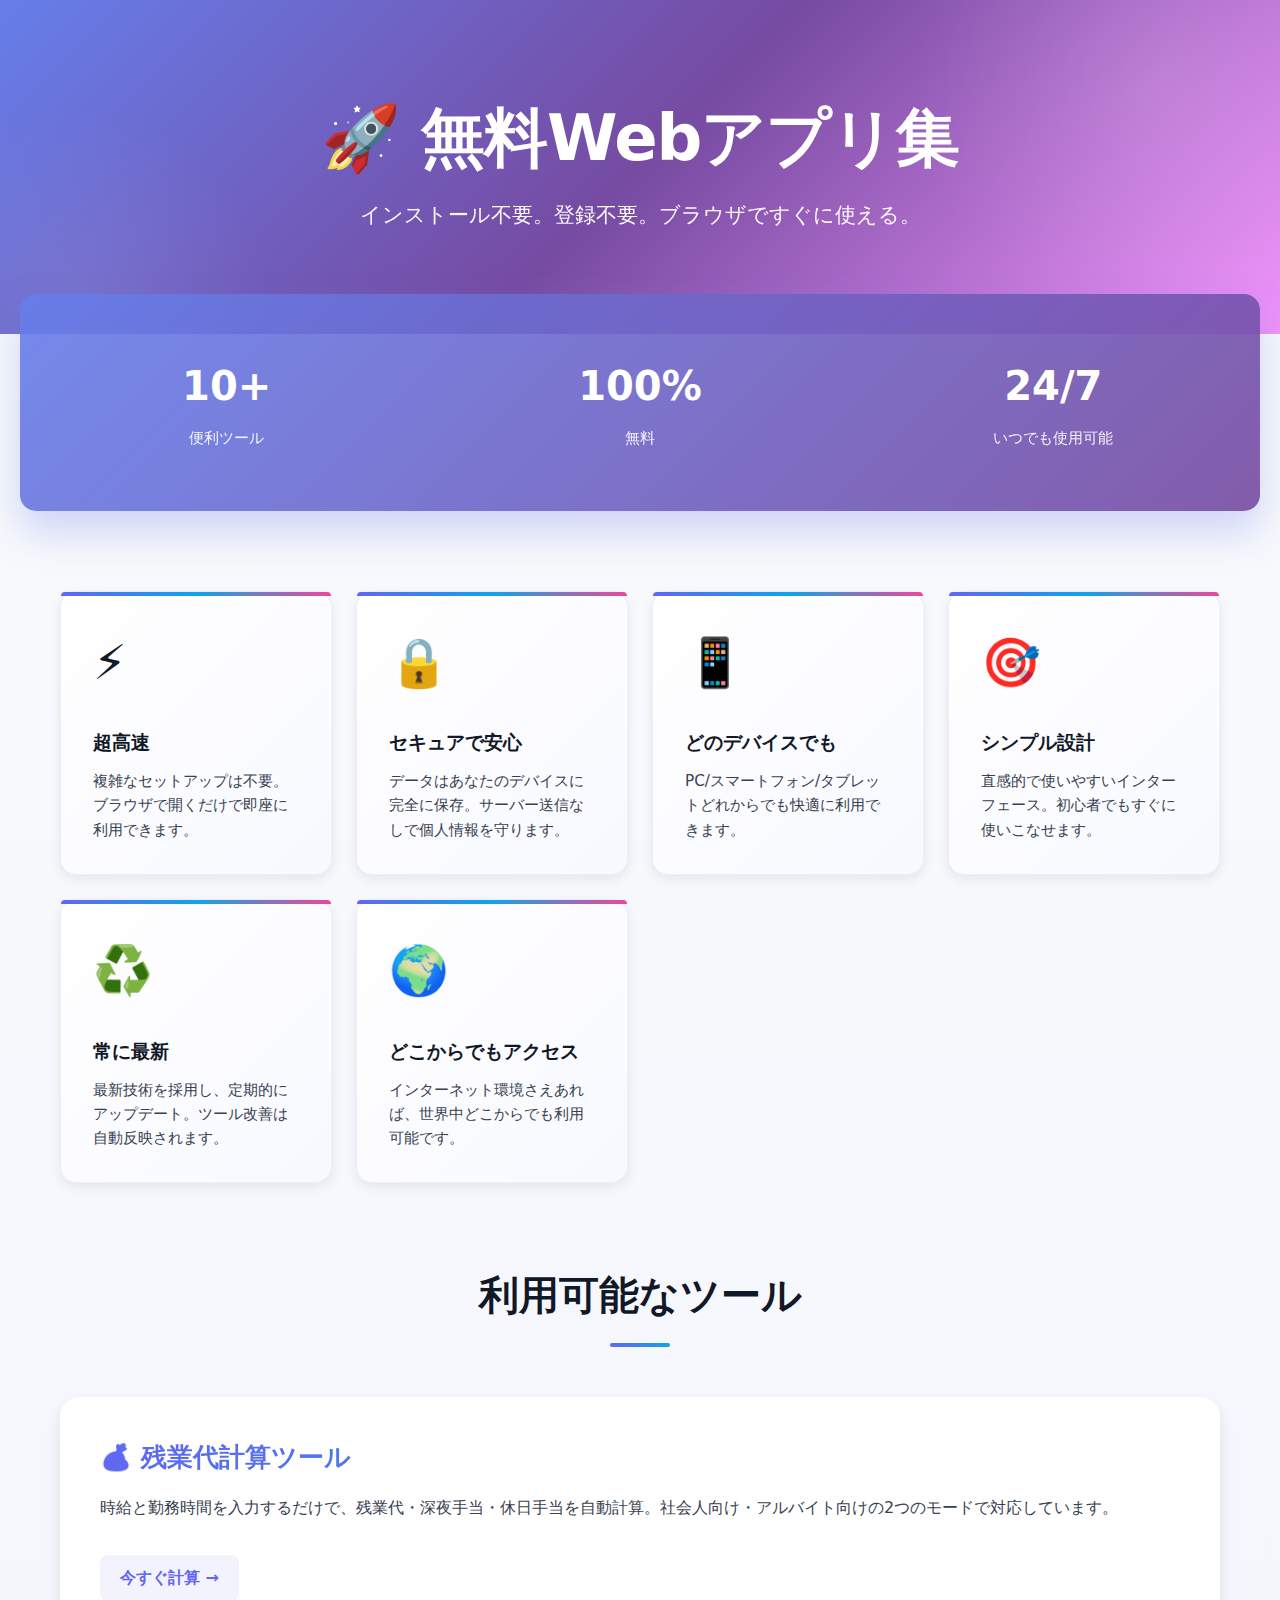
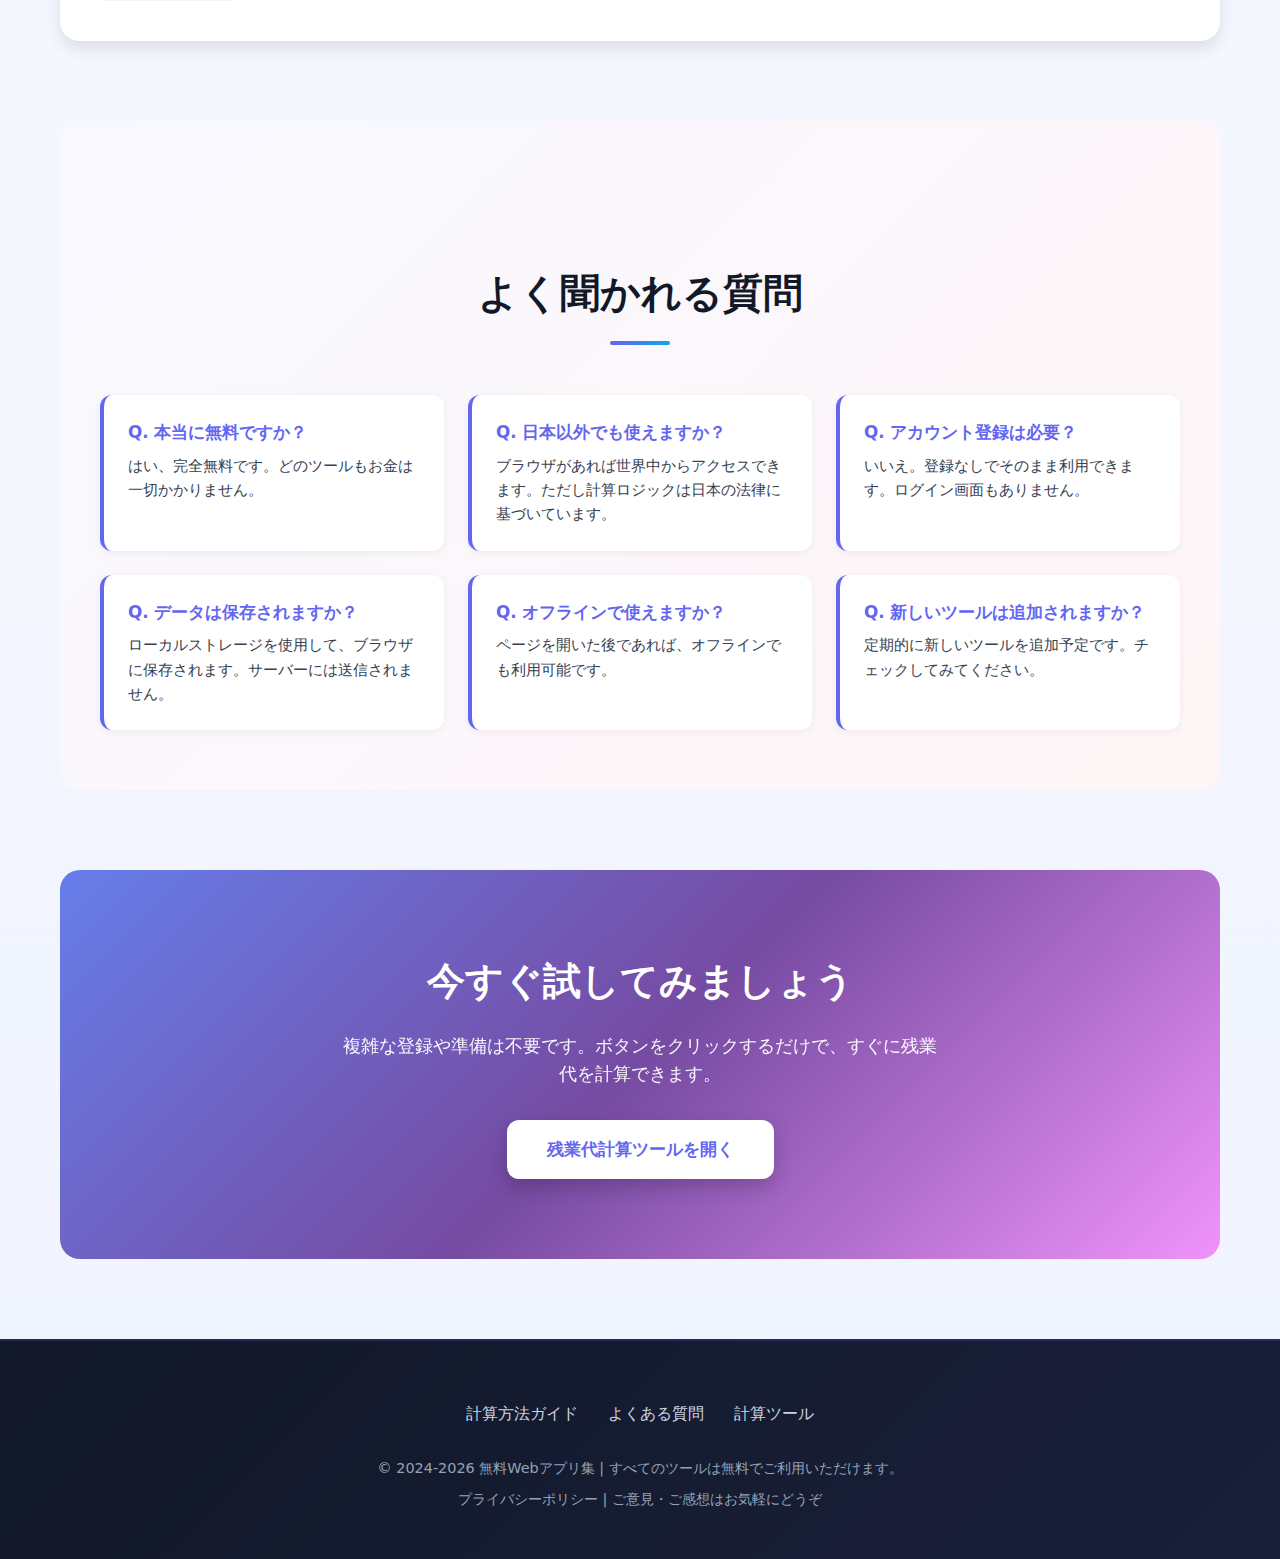
<file: index.html>
<!DOCTYPE html>
<html lang="ja">
<head>
  <meta charset="UTF-8">
  <meta name="viewport" content="width=device-width, initial-scale=1">
  <meta name="robots" content="index, follow">
  <title>無料Webアプリ集 | すぐ使える便利ツールポータル</title>
  <meta name="description" content="ブラウザですぐ使える無料Webアプリ集です。残業代計算ツールなど、仕事や日常に役立つツールをまとめています。">
  <link rel="stylesheet" href="./style.css">
  <link rel="stylesheet" href="./index-home.css">
<style>
    :root {
      --primary: #6366f1;
      --primary-dark: #4f46e5;
      --secondary: #0ea5e9;
      --accent: #ec4899;
      --purple: #a855f7;
      --pink: #f43f5e;
      --orange: #f97316;
      --yellow: #eab308;
      --green: #10b981;
      --cyan: #06b6d4;
      --gray-50: #f9fafb;
      --gray-100: #f3f4f6;
      --gray-200: #e5e7eb;
      --gray-300: #d1d5db;
      --gray-700: #374151;
      --gray-900: #111827;
    }
    
    body {
      margin: 0;
      font-family: -apple-system, BlinkMacSystemFont, "Segoe UI", system-ui, sans-serif;
      background: linear-gradient(180deg, var(--gray-50) 0%, #f0f4ff 100%);
      color: var(--gray-900);
      line-height: 1.6;
    }
    
    html { scroll-behavior: smooth; }
    
    .header-hero {
      position: relative;
      overflow: hidden;
      background: linear-gradient(135deg, #667eea 0%, #764ba2 50%, #f093fb 100%);
      color: #fff;
      padding: 100px 20px;
      text-align: center;
    }
    
    .header-hero::before {
      content: '';
      position: absolute;
      top: -50%;
      right: -10%;
      width: 500px;
      height: 500px;
      background: radial-gradient(circle, rgba(255,255,255,.1) 0%, transparent 70%);
      border-radius: 50%;
    }
    
    .header-hero::after {
      content: '';
      position: absolute;
      bottom: -50%;
      left: -10%;
      width: 400px;
      height: 400px;
      background: radial-gradient(circle, rgba(255,255,255,.08) 0%, transparent 70%);
      border-radius: 50%;
      animation: float 6s ease-in-out infinite;
    }
    
    @keyframes float {
      0%, 100% { transform: translateY(0); }
      50% { transform: translateY(-20px); }
    }
    
    .header-hero-content {
      position: relative;
      z-index: 1;
      max-width: 700px;
      margin: 0 auto;
      animation: slideDown 0.8s ease-out;
    }
    
    @keyframes slideDown {
      from {
        opacity: 0;
        transform: translateY(-30px);
      }
      to {
        opacity: 1;
        transform: translateY(0);
      }
    }
    
    .header-hero h1 {
      margin: 0 0 20px;
      font-size: clamp(2.5rem, 6vw, 4rem);
      font-weight: 800;
      letter-spacing: -1px;
      line-height: 1.2;
    }
    
    .header-hero .lead {
      margin: 0;
      font-size: 1.3rem;
      opacity: 0.95;
      line-height: 1.8;
      font-weight: 500;
    }
    
    .container {
      max-width: 1200px;
      margin: 0 auto;
      padding: 0 20px;
    }
    
    .stats-section {
      background: linear-gradient(135deg, rgba(102, 126, 234, 0.9) 0%, rgba(118, 75, 162, 0.9) 100%);
      color: #fff;
      padding: 60px 20px;
      margin: 0 20px;
      border-radius: 16px;
      display: grid;
      grid-template-columns: repeat(auto-fit, minmax(200px, 1fr));
      gap: 40px;
      text-align: center;
      margin-top: -40px;
      margin-bottom: 60px;
      position: relative;
      z-index: 2;
      box-shadow: 0 20px 40px rgba(102, 126, 234, 0.3);
    }
    
    .stat-item h3 {
      margin: 0 0 8px;
      font-size: 2.5rem;
      font-weight: 700;
    }
    
    .stat-item p {
      margin: 0;
      font-size: 0.95rem;
      opacity: 0.9;
    }
    
    .features {
      display: grid;
      grid-template-columns: repeat(auto-fit, minmax(260px, 1fr));
      gap: 24px;
      margin: 80px 0;
    }
    
    .feature-card {
      padding: 32px;
      background: linear-gradient(135deg, #ffffff 0%, #f8f9ff 100%);
      border-radius: 16px;
      border: 1px solid rgba(99, 102, 241, 0.1);
      box-shadow: 0 4px 12px rgba(0, 0, 0, 0.08);
      transition: all 0.4s cubic-bezier(0.4, 0, 0.2, 1);
      position: relative;
    }
    
    .feature-card::before {
      content: '';
      position: absolute;
      top: 0;
      left: 0;
      right: 0;
      height: 4px;
      background: linear-gradient(90deg, var(--primary), var(--secondary), var(--accent));
      border-radius: 16px 16px 0 0;
    }
    
    .feature-card:hover {
      transform: translateY(-12px);
      box-shadow: 0 20px 40px rgba(99, 102, 241, 0.2);
    }
    
    .feature-icon {
      font-size: 3rem;
      margin-bottom: 16px;
      display: inline-block;
    }
    
    .feature-card h3 {
      margin: 12px 0 10px;
      font-size: 1.2rem;
      color: var(--gray-900);
      font-weight: 600;
    }
    
    .feature-card p {
      margin: 0;
      color: var(--gray-700);
      font-size: 0.95rem;
      line-height: 1.6;
    }
    
    .section-title {
      text-align: center;
      margin: 80px 0 50px;
      font-size: clamp(1.8rem, 4vw, 2.5rem);
      font-weight: 800;
      color: var(--gray-900);
      position: relative;
      padding-bottom: 20px;
    }
    
    .section-title::after {
      content: '';
      position: absolute;
      bottom: 0;
      left: 50%;
      transform: translateX(-50%);
      width: 60px;
      height: 4px;
      background: linear-gradient(90deg, var(--primary), var(--secondary));
      border-radius: 2px;
    }
    
    .app-grid {
      display: grid;
      grid-template-columns: repeat(auto-fit, minmax(320px, 1fr));
      gap: 28px;
      margin-bottom: 80px;
    }
    
    .app-card {
      display: block;
      background: white;
      border: none;
      border-radius: 20px;
      padding: 40px;
      text-decoration: none;
      color: inherit;
      box-shadow: 0 8px 16px rgba(0, 0, 0, 0.1);
      transition: all 0.4s cubic-bezier(0.4, 0, 0.2, 1);
      position: relative;
      overflow: hidden;
    }
    
    .app-card::before {
      content: '';
      position: absolute;
      top: 0;
      left: -100%;
      width: 100%;
      height: 100%;
      background: linear-gradient(90deg, rgba(99, 102, 241, 0.08), rgba(14, 165, 233, 0.08));
      transition: left 0.5s ease;
    }
    
    .app-card::after {
      content: '';
      position: absolute;
      top: -50%;
      right: -50%;
      width: 200px;
      height: 200px;
      background: radial-gradient(circle, rgba(245, 147, 251, 0.1) 0%, transparent 70%);
      border-radius: 50%;
    }
    
    .app-card:hover {
      box-shadow: 0 24px 48px rgba(99, 102, 241, 0.25),
                  0 0 40px rgba(240, 147, 251, 0.15);
      transform: translateY(-12px);
    }
    
    .app-card:hover::before {
      left: 100%;
    }
    
    .app-card-content {
      position: relative;
      z-index: 1;
    }
    
    .app-card h2 {
      margin: 0 0 16px;
      font-size: 1.6rem;
      font-weight: 700;
      background: linear-gradient(135deg, var(--primary) 0%, var(--secondary) 100%);
      -webkit-background-clip: text;
      -webkit-text-fill-color: transparent;
      background-clip: text;
    }
    
    .app-card p {
      margin: 0 0 20px;
      color: var(--gray-700);
      line-height: 1.8;
      font-size: 1rem;
    }
    
    .app-card-cta {
      display: inline-block;
      color: var(--primary);
      font-weight: 700;
      text-decoration: none;
      margin-top: 12px;
      padding: 10px 20px;
      border-radius: 8px;
      background: rgba(99, 102, 241, 0.08);
      transition: all 0.3s ease;
    }
    
    .app-card:hover .app-card-cta {
      background: rgba(99, 102, 241, 0.15);
      transform: translateX(4px);
    }
    
    .faq-section {
      background: linear-gradient(135deg, #f8f9ff 0%, #fff5f7 100%);
      padding: 60px 40px;
      border-radius: 20px;
      margin-bottom: 80px;
    }
    
    .faq-grid {
      display: grid;
      grid-template-columns: repeat(auto-fit, minmax(280px, 1fr));
      gap: 24px;
      margin-top: 40px;
    }
    
    .faq-item {
      background: white;
      padding: 24px;
      border-radius: 12px;
      border-left: 4px solid var(--primary);
      box-shadow: 0 2px 8px rgba(0, 0, 0, 0.06);
    }
    
    .faq-item h3 {
      margin: 0 0 8px;
      font-size: 1.05rem;
      color: var(--primary);
      font-weight: 600;
    }
    
    .faq-item p {
      margin: 0;
      color: var(--gray-700);
      font-size: 0.95rem;
      line-height: 1.6;
    }
    
    .cta-section {
      text-align: center;
      padding: 80px 40px;
      background: linear-gradient(135deg, #667eea 0%, #764ba2 50%, #f093fb 100%);
      border-radius: 20px;
      color: white;
      margin-bottom: 80px;
      position: relative;
      overflow: hidden;
    }
    
    .cta-section::before {
      content: '';
      position: absolute;
      top: -50%;
      right: -50%;
      width: 300px;
      height: 300px;
      background: radial-gradient(circle, rgba(255,255,255,.1) 0%, transparent 70%);
      border-radius: 50%;
    }
    
    .cta-section h2 {
      margin: 0 0 20px;
      font-size: clamp(1.8rem, 3vw, 2.5rem);
      font-weight: 700;
      position: relative;
      z-index: 1;
    }
    
    .cta-section p {
      margin: 0 0 32px;
      font-size: 1.1rem;
      opacity: 0.95;
      max-width: 600px;
      margin-left: auto;
      margin-right: auto;
      position: relative;
      z-index: 1;
    }
    
    .cta-button {
      display: inline-block;
      background: white;
      color: var(--primary);
      padding: 16px 40px;
      border-radius: 12px;
      text-decoration: none;
      font-weight: 700;
      border: none;
      cursor: pointer;
      transition: all 0.3s ease;
      font-size: 1.05rem;
      box-shadow: 0 8px 20px rgba(0, 0, 0, 0.2);
      position: relative;
      z-index: 1;
    }
    
    .cta-button:hover {
      transform: translateY(-4px);
      box-shadow: 0 12px 30px rgba(0, 0, 0, 0.3);
    }
    
    .footer {
      background: linear-gradient(135deg, var(--gray-900) 0%, #1a1f3a 100%);
      color: #fff;
      padding: 60px 20px 40px;
      text-align: center;
      border-top: 2px solid rgba(99, 102, 241, 0.2);
    }
    
    .footer-content {
      max-width: 1000px;
      margin: 0 auto;
    }
    
    .footer-links {
      display: flex;
      justify-content: center;
      gap: 30px;
      margin-bottom: 30px;
      flex-wrap: wrap;
      list-style: none;
      margin: 0;
      padding: 0;
      margin-bottom: 30px;
    }
    
    .footer-links a {
      color: #cbd5e1;
      text-decoration: none;
      transition: color 0.3s ease;
      font-weight: 500;
    }
    
    .footer-links a:hover {
      color: #fff;
    }
    
    .footer p {
      margin: 8px 0;
      color: #94a3b8;
      font-size: 0.9rem;
    }
    
    @media (max-width: 768px) {
      .header-hero {
        padding: 60px 20px 40px;
      }
      .header-hero h1 {
        font-size: 2rem;
      }
      .stats-section {
        gap: 24px;
        padding: 40px 20px;
        margin-top: -30px;
      }
      .app-grid {
        grid-template-columns: 1fr;
      }
      .features {
        grid-template-columns: 1fr;
      }
      .faq-grid {
        grid-template-columns: 1fr;
      }
      .section-title {
        font-size: 1.5rem;
      }
      .cta-section {
        padding: 40px 20px;
      }
    }
</style>
</head>
<body>
  <header class="header-hero">
    <div class="header-hero-content">
      <h1>🚀 無料Webアプリ集</h1>
      <p class="lead">インストール不要。登録不要。ブラウザですぐに使える。</p>
    </div>
  </header>
  
  <main>
    <div class="stats-section">
      <div class="stat-item">
        <h3>10+</h3>
        <p>便利ツール</p>
      </div>
      <div class="stat-item">
        <h3>100%</h3>
        <p>無料</p>
      </div>
      <div class="stat-item">
        <h3>24/7</h3>
        <p>いつでも使用可能</p>
      </div>
    </div>
    
    <div class="container">
      <section class="features">
        <div class="feature-card">
          <div class="feature-icon">⚡</div>
          <h3>超高速</h3>
          <p>複雑なセットアップは不要。ブラウザで開くだけで即座に利用できます。</p>
        </div>
        <div class="feature-card">
          <div class="feature-icon">🔒</div>
          <h3>セキュアで安心</h3>
          <p>データはあなたのデバイスに完全に保存。サーバー送信なしで個人情報を守ります。</p>
        </div>
        <div class="feature-card">
          <div class="feature-icon">📱</div>
          <h3>どのデバイスでも</h3>
          <p>PC/スマートフォン/タブレットどれからでも快適に利用できます。</p>
        </div>
        <div class="feature-card">
          <div class="feature-icon">🎯</div>
          <h3>シンプル設計</h3>
          <p>直感的で使いやすいインターフェース。初心者でもすぐに使いこなせます。</p>
        </div>
        <div class="feature-card">
          <div class="feature-icon">♻️</div>
          <h3>常に最新</h3>
          <p>最新技術を採用し、定期的にアップデート。ツール改善は自動反映されます。</p>
        </div>
        <div class="feature-card">
          <div class="feature-icon">🌍</div>
          <h3>どこからでもアクセス</h3>
          <p>インターネット環境さえあれば、世界中どこからでも利用可能です。</p>
        </div>
      </section>
      
      <h2 class="section-title">利用可能なツール</h2>
      
      <section class="app-grid" aria-label="アプリ一覧">
        <a class="app-card" href="./overtime/">
          <div class="app-card-content">
            <h2>💰 残業代計算ツール</h2>
            <p>時給と勤務時間を入力するだけで、残業代・深夜手当・休日手当を自動計算。社会人向け・アルバイト向けの2つのモードで対応しています。</p>
            <span class="app-card-cta">今すぐ計算 →</span>
          </div>
        </a>
      </section>
      
      <section class="faq-section">
        <h2 class="section-title">よく聞かれる質問</h2>
        <div class="faq-grid">
          <div class="faq-item">
            <h3>Q. 本当に無料ですか？</h3>
            <p>はい、完全無料です。どのツールもお金は一切かかりません。</p>
          </div>
          <div class="faq-item">
            <h3>Q. 日本以外でも使えますか？</h3>
            <p>ブラウザがあれば世界中からアクセスできます。ただし計算ロジックは日本の法律に基づいています。</p>
          </div>
          <div class="faq-item">
            <h3>Q. アカウント登録は必要？</h3>
            <p>いいえ。登録なしでそのまま利用できます。ログイン画面もありません。</p>
          </div>
          <div class="faq-item">
            <h3>Q. データは保存されますか？</h3>
            <p>ローカルストレージを使用して、ブラウザに保存されます。サーバーには送信されません。</p>
          </div>
          <div class="faq-item">
            <h3>Q. オフラインで使えますか？</h3>
            <p>ページを開いた後であれば、オフラインでも利用可能です。</p>
          </div>
          <div class="faq-item">
            <h3>Q. 新しいツールは追加されますか？</h3>
            <p>定期的に新しいツールを追加予定です。チェックしてみてください。</p>
          </div>
        </div>
      </section>
      
      <section class="cta-section">
        <h2>今すぐ試してみましょう</h2>
        <p>複雑な登録や準備は不要です。ボタンをクリックするだけで、すぐに残業代を計算できます。</p>
        <a href="./overtime/" class="cta-button">残業代計算ツールを開く</a>
      </section>
    </div>
  </main>
  
  <footer class="footer">
    <div class="footer-content">
      <ul class="footer-links">
        <li><a href="./overtime-guide.html">計算方法ガイド</a></li>
        <li><a href="./overtime-faq.html">よくある質問</a></li>
        <li><a href="./overtime/">計算ツール</a></li>
      </ul>
      <p>&copy; 2024-2026 無料Webアプリ集 | すべてのツールは無料でご利用いただけます。</p>
      <p>プライバシーポリシー | ご意見・ご感想はお気軽にどうぞ</p>
    </div>
  </footer>
</body>
</html>
</file>
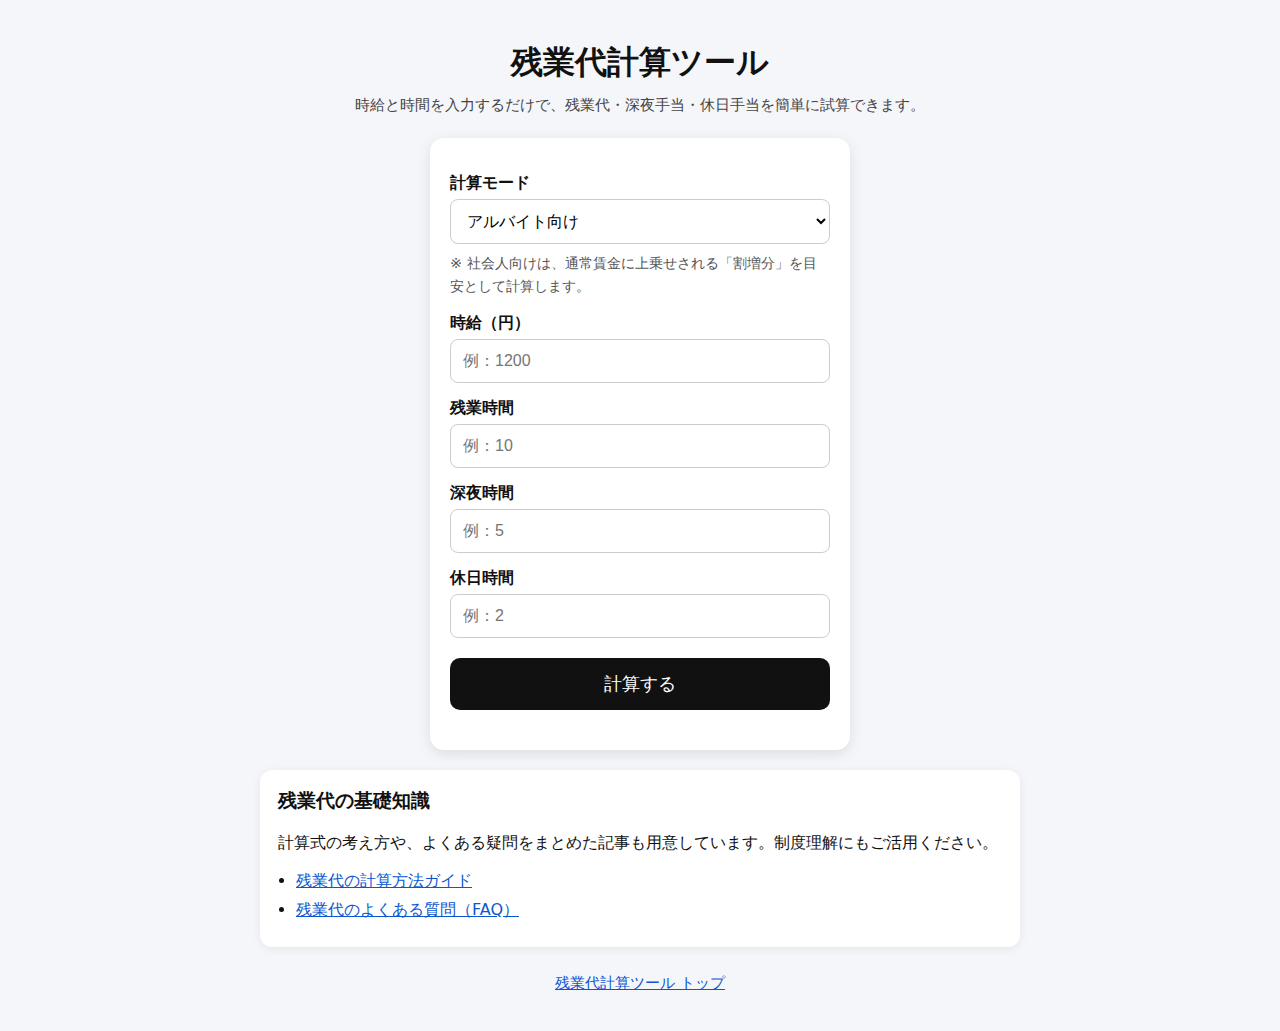
<file: orvertime/index.html>
<!DOCTYPE html>
<html lang="ja">
<head>
<meta charset="UTF-8">
<title>残業代計算ツール｜無料で即時計算</title>
<meta name="description" content="残業代・深夜手当・休日出勤を自動計算できる無料ツール。登録不要・スマホ対応。">
<meta name="viewport" content="width=device-width, initial-scale=1">
<meta name="robots" content="index, follow">
<link rel="stylesheet" href="style.css">
</head>

<body>

<header class="site-header">
  <h1>残業代計算ツール</h1>
  <p class="lead">時給と時間を入力するだけで、残業代・深夜手当・休日手当を簡単に試算できます。</p>
</header>

<main>
  <div class="box">

    <label for="mode">計算モード</label>
    <select id="mode">
      <option value="parttime">アルバイト向け</option>
      <option value="employee">社会人向け</option>
    </select>
    <p class="hint">※ 社会人向けは、通常賃金に上乗せされる「割増分」を目安として計算します。</p>

    <label>時給（円）</label>
    <input id="hourly" type="number" placeholder="例：1200">

    <label>残業時間</label>
    <input id="overtime" type="number" placeholder="例：10">

    <label>深夜時間</label>
    <input id="night" type="number" placeholder="例：5">

    <label>休日時間</label>
    <input id="holiday" type="number" placeholder="例：2">

    <button onclick="calc()">計算する</button>

    <div id="result"></div>

  </div>

  <section class="content-section" aria-labelledby="guide-links">
    <h2 id="guide-links">残業代の基礎知識</h2>
    <p>計算式の考え方や、よくある疑問をまとめた記事も用意しています。制度理解にもご活用ください。</p>
    <ul class="link-list">
      <li><a href="overtime-guide.html">残業代の計算方法ガイド</a></li>
      <li><a href="overtime-faq.html">残業代のよくある質問（FAQ）</a></li>
    </ul>
  </section>
</main>

<footer class="site-footer">
  <p><a href="index.html">残業代計算ツール トップ</a></p>
</footer>

<script src="calc.js"></script>
</body>
</html>
</file>
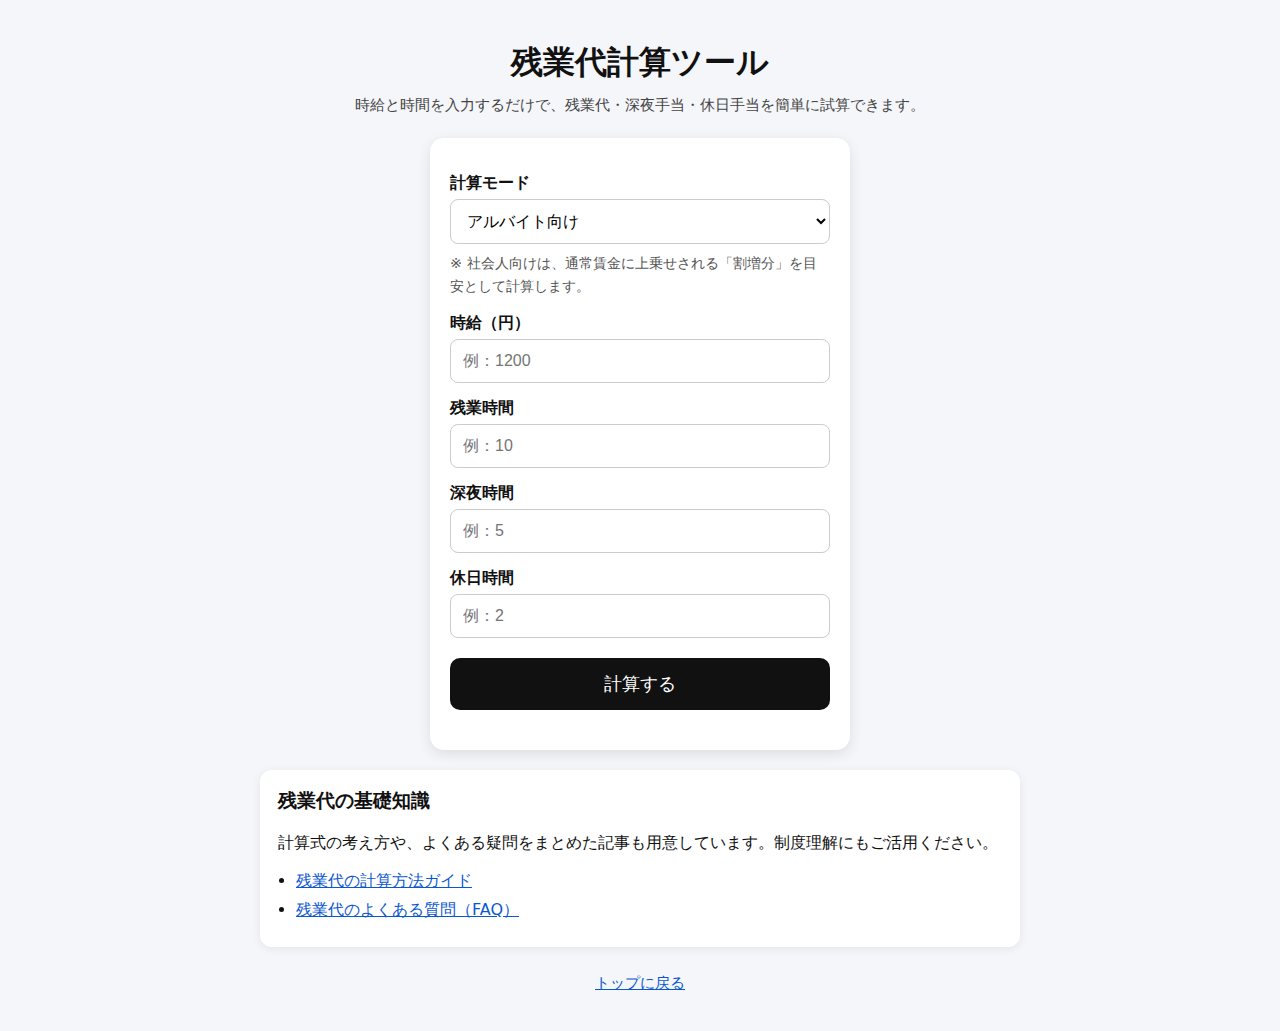
<file: overtime/index.html>
<!DOCTYPE html>
<html lang="ja">
<head>
<meta charset="UTF-8">
<title>残業代計算ツール｜無料で即時計算</title>
<meta name="description" content="残業代・深夜手当・休日出勤を自動計算できる無料ツール。登録不要・スマホ対応。">
<meta name="viewport" content="width=device-width, initial-scale=1">
<meta name="robots" content="index, follow">
<link rel="stylesheet" href="style.css">
</head>
<body>
<header class="site-header">
  <h1>残業代計算ツール</h1>
  <p class="lead">時給と時間を入力するだけで、残業代・深夜手当・休日手当を簡単に試算できます。</p>
</header>

<main>
  <div class="box">
    <label for="mode">計算モード</label>
    <select id="mode">
      <option value="parttime">アルバイト向け</option>
      <option value="employee">社会人向け</option>
    </select>
    <p class="hint">※ 社会人向けは、通常賃金に上乗せされる「割増分」を目安として計算します。</p>

    <label for="hourly">時給（円）</label>
    <input id="hourly" type="number" placeholder="例：1200">

    <label for="overtime">残業時間</label>
    <input id="overtime" type="number" placeholder="例：10">

    <label for="night">深夜時間</label>
    <input id="night" type="number" placeholder="例：5">

    <label for="holiday">休日時間</label>
    <input id="holiday" type="number" placeholder="例：2">

    <button onclick="calc()">計算する</button>

    <div id="result"></div>
  </div>

  <section class="content-section" aria-labelledby="guide-links">
    <h2 id="guide-links">残業代の基礎知識</h2>
    <p>計算式の考え方や、よくある疑問をまとめた記事も用意しています。制度理解にもご活用ください。</p>
    <ul class="link-list">
      <li><a href="../overtime-guide.html">残業代の計算方法ガイド</a></li>
      <li><a href="../overtime-faq.html">残業代のよくある質問（FAQ）</a></li>
    </ul>
  </section>
</main>

<footer class="site-footer">
  <p><a href="../index.html">トップに戻る</a></p>
</footer>

<script src="calc.js"></script>
</body>
</html>
</file>
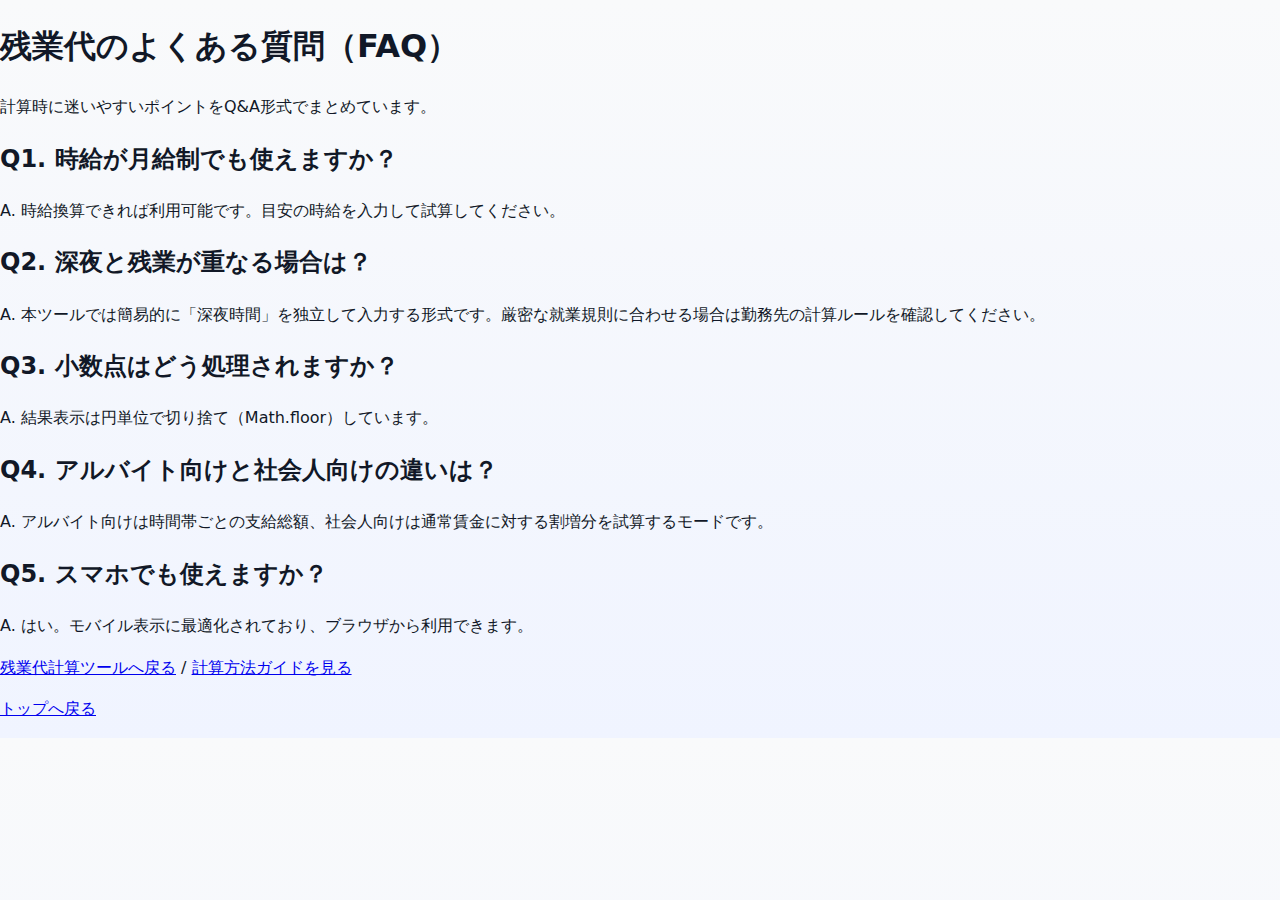
<file: overtime-faq.html>
<!DOCTYPE html>
<html lang="ja">
<head>
<meta charset="UTF-8">
<title>残業代のよくある質問（FAQ）｜残業代計算ツール</title>
<meta name="description" content="残業代計算でよくある質問をまとめました。割増率や計算時の注意点を確認できます。">
<meta name="viewport" content="width=device-width, initial-scale=1">
<meta name="robots" content="index, follow">
<link rel="stylesheet" href="style.css">
</head>
<body>
<header class="site-header">
  <h1>残業代のよくある質問（FAQ）</h1>
  <p class="lead">計算時に迷いやすいポイントをQ&amp;A形式でまとめています。</p>
</header>

<main>
  <article class="article">
    <h2>Q1. 時給が月給制でも使えますか？</h2>
    <p>A. 時給換算できれば利用可能です。目安の時給を入力して試算してください。</p>

    <h2>Q2. 深夜と残業が重なる場合は？</h2>
    <p>A. 本ツールでは簡易的に「深夜時間」を独立して入力する形式です。厳密な就業規則に合わせる場合は勤務先の計算ルールを確認してください。</p>

    <h2>Q3. 小数点はどう処理されますか？</h2>
    <p>A. 結果表示は円単位で切り捨て（Math.floor）しています。</p>

    <h2>Q4. アルバイト向けと社会人向けの違いは？</h2>
    <p>A. アルバイト向けは時間帯ごとの支給総額、社会人向けは通常賃金に対する割増分を試算するモードです。</p>

    <h2>Q5. スマホでも使えますか？</h2>
    <p>A. はい。モバイル表示に最適化されており、ブラウザから利用できます。</p>

    <p><a href="index.html">残業代計算ツールへ戻る</a> / <a href="overtime-guide.html">計算方法ガイドを見る</a></p>
  </article>
</main>

<footer class="site-footer">
  <p><a href="index.html">トップへ戻る</a></p>
</footer>
</body>
</html>
</file>
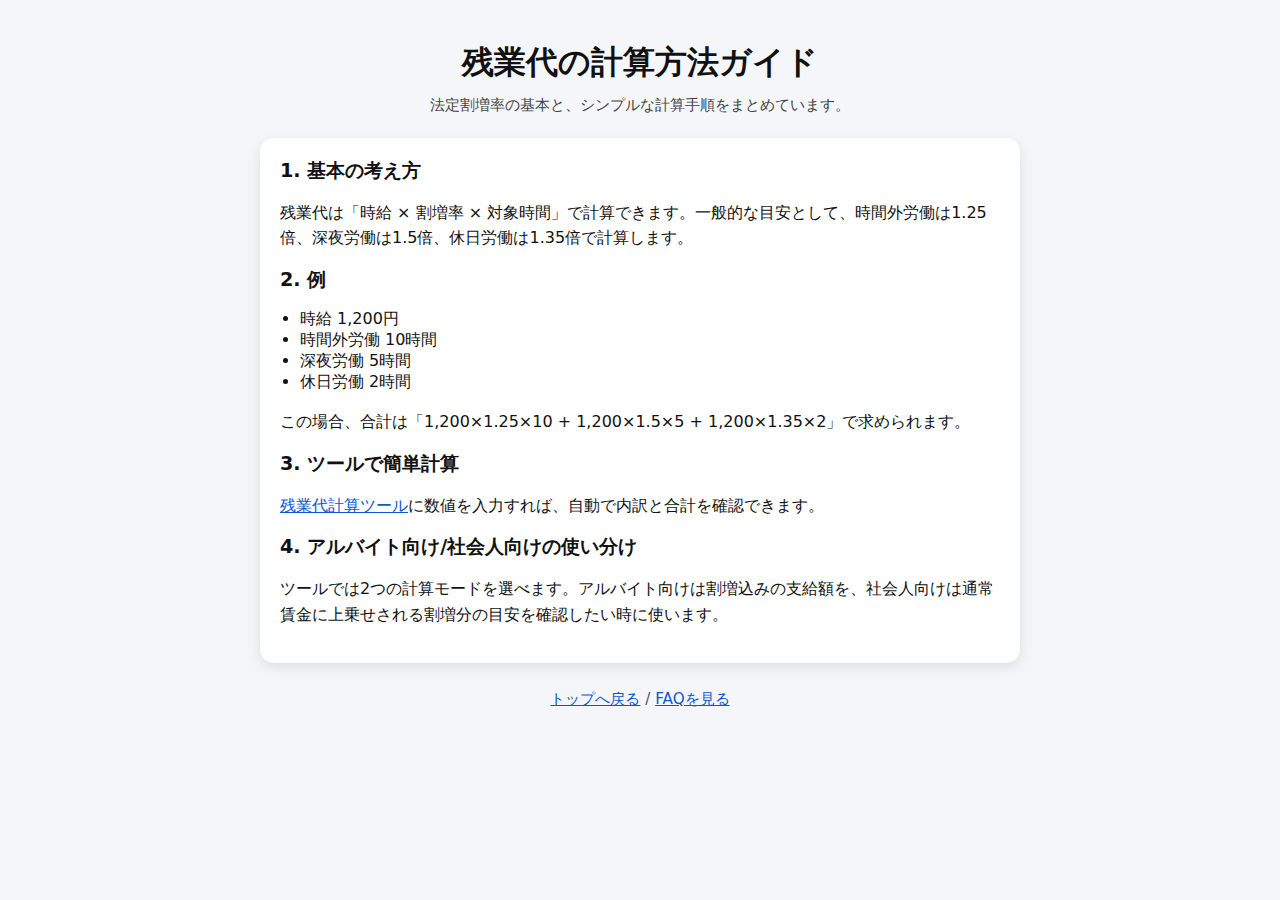
<file: overtime-guide.html>
<!DOCTYPE html>
<html lang="ja">
<head>
<meta charset="UTF-8">
<title>残業代の計算方法ガイド｜残業代計算ツール</title>
<meta name="description" content="残業代・深夜手当・休日手当の基本的な計算方法をわかりやすく解説します。">
<meta name="viewport" content="width=device-width, initial-scale=1">
<meta name="robots" content="index, follow">
<link rel="stylesheet" href="./overtime/style.css">
</head>
<body>
<header class="site-header">
  <h1>残業代の計算方法ガイド</h1>
  <p class="lead">法定割増率の基本と、シンプルな計算手順をまとめています。</p>
</header>

<main>
  <article class="article">
    <h2>1. 基本の考え方</h2>
    <p>残業代は「時給 × 割増率 × 対象時間」で計算できます。一般的な目安として、時間外労働は1.25倍、深夜労働は1.5倍、休日労働は1.35倍で計算します。</p>

    <h2>2. 例</h2>
    <ul>
      <li>時給 1,200円</li>
      <li>時間外労働 10時間</li>
      <li>深夜労働 5時間</li>
      <li>休日労働 2時間</li>
    </ul>
    <p>この場合、合計は「1,200×1.25×10 + 1,200×1.5×5 + 1,200×1.35×2」で求められます。</p>

    <h2>3. ツールで簡単計算</h2>
    <p><a href="./overtime/">残業代計算ツール</a>に数値を入力すれば、自動で内訳と合計を確認できます。</p>
    <h2>4. アルバイト向け/社会人向けの使い分け</h2>
    <p>ツールでは2つの計算モードを選べます。アルバイト向けは割増込みの支給額を、社会人向けは通常賃金に上乗せされる割増分の目安を確認したい時に使います。</p>
  </article>
</main>

<footer class="site-footer">
  <p><a href="./index.html">トップへ戻る</a> / <a href="overtime-faq.html">FAQを見る</a></p>
</footer>
</body>
</html>
</file>
<file: style.css>
/* =============================================================================
   GLOBAL STYLES
   共通のリセット、CSS変数、ユーティリティクラス
============================================================================= */

* {
  box-sizing: border-box;
}

:root {
  --primary: #6366f1;
  --primary-dark: #4f46e5;
  --secondary: #0ea5e9;
  --accent: #ec4899;
  --purple: #a855f7;
  --pink: #f43f5e;
  --orange: #f97316;
  --yellow: #eab308;
  --green: #10b981;
  --cyan: #06b6d4;
  --gray-50: #f9fafb;
  --gray-100: #f3f4f6;
  --gray-200: #e5e7eb;
  --gray-300: #d1d5db;
  --gray-700: #374151;
  --gray-900: #111827;
}

html {
  scroll-behavior: smooth;
}

body {
  margin: 0;
  font-family: -apple-system, BlinkMacSystemFont, "Segoe UI", system-ui, sans-serif;
  background: linear-gradient(180deg, var(--gray-50) 0%, #f0f4ff 100%);
  color: var(--gray-900);
  line-height: 1.6;
}

/* Container */
.container {
  max-width: 1200px;
  margin: 0 auto;
  padding: 0 20px;
}

/* Buttons */
.cta-button {
  display: inline-block;
  background: white;
  color: var(--primary);
  padding: 16px 40px;
  border-radius: 12px;
  text-decoration: none;
  font-weight: 700;
  border: none;
  cursor: pointer;
  transition: all 0.3s ease;
  font-size: 1.05rem;
  box-shadow: 0 8px 20px rgba(0, 0, 0, 0.2);
}

.cta-button:hover {
  transform: translateY(-4px);
  box-shadow: 0 12px 30px rgba(0, 0, 0, 0.3);
}

/* Animations */
@keyframes float {
  0%, 100% { transform: translateY(0); }
  50% { transform: translateY(-20px); }
}

@keyframes slideDown {
  from {
    opacity: 0;
    transform: translateY(-30px);
  }
  to {
    opacity: 1;
    transform: translateY(0);
  }
}

/* Media Queries Base */
@media (max-width: 768px) {
  .container {
    padding: 0 16px;
  }
}
</file>
<file: index-home.css>
/* =============================================================================
   HOME PAGE STYLES (index.html)
   ホームページ専用のスタイル
============================================================================= */

/* Header Hero */
.header-hero {
  position: relative;
  overflow: hidden;
  background: linear-gradient(135deg, #667eea 0%, #764ba2 50%, #f093fb 100%);
  color: #fff;
  padding: 100px 20px;
  text-align: center;
}

.header-hero::before {
  content: '';
  position: absolute;
  top: -50%;
  right: -10%;
  width: 500px;
  height: 500px;
  background: radial-gradient(circle, rgba(255,255,255,.1) 0%, transparent 70%);
  border-radius: 50%;
}

.header-hero::after {
  content: '';
  position: absolute;
  bottom: -50%;
  left: -10%;
  width: 400px;
  height: 400px;
  background: radial-gradient(circle, rgba(255,255,255,.08) 0%, transparent 70%);
  border-radius: 50%;
  animation: float 6s ease-in-out infinite;
}

.header-hero-content {
  position: relative;
  z-index: 1;
  max-width: 700px;
  margin: 0 auto;
  animation: slideDown 0.8s ease-out;
}

.header-hero h1 {
  margin: 0 0 20px;
  font-size: clamp(2.5rem, 6vw, 4rem);
  font-weight: 800;
  letter-spacing: -1px;
  line-height: 1.2;
}

.header-hero .lead {
  margin: 0;
  font-size: 1.3rem;
  opacity: 0.95;
  line-height: 1.8;
  font-weight: 500;
}

/* Stats Section */
.stats-section {
  background: linear-gradient(135deg, rgba(102, 126, 234, 0.9) 0%, rgba(118, 75, 162, 0.9) 100%);
  color: #fff;
  padding: 60px 20px;
  margin: 0 20px;
  border-radius: 16px;
  display: grid;
  grid-template-columns: repeat(auto-fit, minmax(200px, 1fr));
  gap: 40px;
  text-align: center;
  margin-top: -40px;
  margin-bottom: 60px;
  position: relative;
  z-index: 2;
  box-shadow: 0 20px 40px rgba(102, 126, 234, 0.3);
}

.stat-item h3 {
  margin: 0 0 8px;
  font-size: 2.5rem;
  font-weight: 700;
}

.stat-item p {
  margin: 0;
  font-size: 0.95rem;
  opacity: 0.9;
}

/* Features Grid */
.features {
  display: grid;
  grid-template-columns: repeat(auto-fit, minmax(260px, 1fr));
  gap: 24px;
  margin: 80px 0;
}

.feature-card {
  padding: 32px;
  background: linear-gradient(135deg, #ffffff 0%, #f8f9ff 100%);
  border-radius: 16px;
  border: 1px solid rgba(99, 102, 241, 0.1);
  box-shadow: 0 4px 12px rgba(0, 0, 0, 0.08);
  transition: all 0.4s cubic-bezier(0.4, 0, 0.2, 1);
  position: relative;
}

.feature-card::before {
  content: '';
  position: absolute;
  top: 0;
  left: 0;
  right: 0;
  height: 4px;
  background: linear-gradient(90deg, var(--primary), var(--secondary), var(--accent));
  border-radius: 16px 16px 0 0;
}

.feature-card:hover {
  transform: translateY(-12px);
  box-shadow: 0 20px 40px rgba(99, 102, 241, 0.2);
}

.feature-icon {
  font-size: 3rem;
  margin-bottom: 16px;
  display: inline-block;
}

.feature-card h3 {
  margin: 12px 0 10px;
  font-size: 1.2rem;
  color: var(--gray-900);
  font-weight: 600;
}

.feature-card p {
  margin: 0;
  color: var(--gray-700);
  font-size: 0.95rem;
  line-height: 1.6;
}

/* Section Title */
.section-title {
  text-align: center;
  margin: 80px 0 50px;
  font-size: clamp(1.8rem, 4vw, 2.5rem);
  font-weight: 800;
  color: var(--gray-900);
  position: relative;
  padding-bottom: 20px;
}

.section-title::after {
  content: '';
  position: absolute;
  bottom: 0;
  left: 50%;
  transform: translateX(-50%);
  width: 60px;
  height: 4px;
  background: linear-gradient(90deg, var(--primary), var(--secondary));
  border-radius: 2px;
}

/* App Grid */
.app-grid {
  display: grid;
  grid-template-columns: repeat(auto-fit, minmax(320px, 1fr));
  gap: 28px;
  margin-bottom: 80px;
}

.app-card {
  display: block;
  background: white;
  border: none;
  border-radius: 20px;
  padding: 40px;
  text-decoration: none;
  color: inherit;
  box-shadow: 0 8px 16px rgba(0, 0, 0, 0.1);
  transition: all 0.4s cubic-bezier(0.4, 0, 0.2, 1);
  position: relative;
  overflow: hidden;
}

.app-card::before {
  content: '';
  position: absolute;
  top: 0;
  left: -100%;
  width: 100%;
  height: 100%;
  background: linear-gradient(90deg, rgba(99, 102, 241, 0.08), rgba(14, 165, 233, 0.08));
  transition: left 0.5s ease;
}

.app-card::after {
  content: '';
  position: absolute;
  top: -50%;
  right: -50%;
  width: 200px;
  height: 200px;
  background: radial-gradient(circle, rgba(245, 147, 251, 0.1) 0%, transparent 70%);
  border-radius: 50%;
}

.app-card:hover {
  box-shadow: 0 24px 48px rgba(99, 102, 241, 0.25),
              0 0 40px rgba(240, 147, 251, 0.15);
  transform: translateY(-12px);
}

.app-card:hover::before {
  left: 100%;
}

.app-card-content {
  position: relative;
  z-index: 1;
}

.app-card h2 {
  margin: 0 0 16px;
  font-size: 1.6rem;
  font-weight: 700;
  background: linear-gradient(135deg, var(--primary) 0%, var(--secondary) 100%);
  -webkit-background-clip: text;
  -webkit-text-fill-color: transparent;
  background-clip: text;
}

.app-card p {
  margin: 0 0 20px;
  color: var(--gray-700);
  line-height: 1.8;
  font-size: 1rem;
}

.app-card-cta {
  display: inline-block;
  color: var(--primary);
  font-weight: 700;
  text-decoration: none;
  margin-top: 12px;
  padding: 10px 20px;
  border-radius: 8px;
  background: rgba(99, 102, 241, 0.08);
  transition: all 0.3s ease;
}

.app-card:hover .app-card-cta {
  background: rgba(99, 102, 241, 0.15);
  transform: translateX(4px);
}

/* FAQ Section */
.faq-section {
  background: linear-gradient(135deg, #f8f9ff 0%, #fff5f7 100%);
  padding: 60px 40px;
  border-radius: 20px;
  margin-bottom: 80px;
}

.faq-grid {
  display: grid;
  grid-template-columns: repeat(auto-fit, minmax(280px, 1fr));
  gap: 24px;
  margin-top: 40px;
}

.faq-item {
  background: white;
  padding: 24px;
  border-radius: 12px;
  border-left: 4px solid var(--primary);
  box-shadow: 0 2px 8px rgba(0, 0, 0, 0.06);
}

.faq-item h3 {
  margin: 0 0 8px;
  font-size: 1.05rem;
  color: var(--primary);
  font-weight: 600;
}

.faq-item p {
  margin: 0;
  color: var(--gray-700);
  font-size: 0.95rem;
  line-height: 1.6;
}

/* CTA Section */
.cta-section {
  text-align: center;
  padding: 80px 40px;
  background: linear-gradient(135deg, #667eea 0%, #764ba2 50%, #f093fb 100%);
  border-radius: 20px;
  color: white;
  margin-bottom: 80px;
  position: relative;
  overflow: hidden;
}

.cta-section::before {
  content: '';
  position: absolute;
  top: -50%;
  right: -50%;
  width: 300px;
  height: 300px;
  background: radial-gradient(circle, rgba(255,255,255,.1) 0%, transparent 70%);
  border-radius: 50%;
}

.cta-section h2 {
  margin: 0 0 20px;
  font-size: clamp(1.8rem, 3vw, 2.5rem);
  font-weight: 700;
  position: relative;
  z-index: 1;
}

.cta-section p {
  margin: 0 0 32px;
  font-size: 1.1rem;
  opacity: 0.95;
  max-width: 600px;
  margin-left: auto;
  margin-right: auto;
  position: relative;
  z-index: 1;
}

/* Footer */
.footer {
  background: linear-gradient(135deg, var(--gray-900) 0%, #1a1f3a 100%);
  color: #fff;
  padding: 60px 20px 40px;
  text-align: center;
  border-top: 2px solid rgba(99, 102, 241, 0.2);
}

.footer-content {
  max-width: 1000px;
  margin: 0 auto;
}

.footer-links {
  display: flex;
  justify-content: center;
  gap: 30px;
  margin-bottom: 30px;
  flex-wrap: wrap;
  list-style: none;
  margin: 0;
  padding: 0;
  margin-bottom: 30px;
}

.footer-links a {
  color: #cbd5e1;
  text-decoration: none;
  transition: color 0.3s ease;
  font-weight: 500;
}

.footer-links a:hover {
  color: #fff;
}

.footer p {
  margin: 8px 0;
  color: #94a3b8;
  font-size: 0.9rem;
}

/* Responsive */
@media (max-width: 768px) {
  .header-hero {
    padding: 60px 20px 40px;
  }

  .header-hero h1 {
    font-size: 2rem;
  }

  .stats-section {
    gap: 24px;
    padding: 40px 20px;
    margin-top: -30px;
  }

  .app-grid {
    grid-template-columns: 1fr;
  }

  .features {
    grid-template-columns: 1fr;
  }

  .faq-grid {
    grid-template-columns: 1fr;
  }

  .section-title {
    font-size: 1.5rem;
  }

  .cta-section {
    padding: 40px 20px;
  }

  .faq-section {
    padding: 40px 20px;
  }
}
</file>
<file: orvertime/style.css>
*{
 box-sizing:border-box;
}

body{
 font-family: system-ui, sans-serif;
 background:#f5f6fa;
 margin:0;
 padding:20px;
 color:#111;
}

h1{
 text-align:center;
 margin-bottom:8px;
}

h2{
 margin:0 0 10px;
 font-size:1.2rem;
}

p{
 line-height:1.6;
}

main{
 width:100%;
 max-width:760px;
 margin:0 auto;
}

.site-header{
 max-width:760px;
 margin:0 auto 20px;
 text-align:center;
}

.lead{
 margin:0;
 color:#444;
 font-size:0.95rem;
}

.box{
 width:min(100%, 420px);
 margin:0 auto;
 background:white;
 padding:20px;
 border-radius:14px;
 box-shadow:0 4px 14px rgba(0,0,0,0.1);
}

label{
 display:block;
 margin-top:15px;
 font-weight:bold;
}

input{
 width:100%;
 box-sizing:border-box;
 padding:12px;
 margin-top:5px;
 font-size:16px;
 border-radius:8px;
 border:1px solid #ccc;
}


select{
 width:100%;
 box-sizing:border-box;
 padding:12px;
 margin-top:5px;
 font-size:16px;
 border-radius:8px;
 border:1px solid #ccc;
 background:#fff;
}

.hint{
 margin:8px 0 0;
 font-size:0.9rem;
 color:#555;
}


select{
 width:100%;
 max-width:100%;
 min-width:0;
 padding:12px;
 margin-top:5px;
 font-size:16px;
 border-radius:8px;
 border:1px solid #ccc;
 background:#fff;
}

.hint{
 margin:8px 0 0;
 font-size:0.9rem;
 color:#555;
}

button{
 width:100%;
 padding:14px;
 margin-top:20px;
 font-size:18px;
 border:none;
 border-radius:10px;
 background:#111;
 color:white;
 cursor:pointer;
}

button:hover{
 background:#333;
}

#result{
 margin-top:20px;
 font-size:18px;
 text-align:center;
 line-height:1.6;
}

.content-section{
 background:#fff;
 margin:20px auto 0;
 padding:18px;
 border-radius:12px;
 box-shadow:0 2px 10px rgba(0,0,0,0.07);
}

.link-list{
 margin:8px 0 0;
 padding-left:18px;
}

.link-list li{
 margin:8px 0;
}

a{
 color:#0b57d0;
}

.site-footer{
 text-align:center;
 margin:24px 0 6px;
 color:#555;
 font-size:0.95rem;
}

.article{
 background:white;
 border-radius:14px;
 padding:20px;
 box-shadow:0 4px 14px rgba(0,0,0,0.1);
}

.article ul,
.article ol{
 padding-left:20px;
}

@media (max-width: 600px){
 body{
  padding:14px;
 }

 .box,
 .content-section,
 .article{
  padding:16px;
 }

 button{
  font-size:16px;
 }

 #result{
  font-size:16px;
 }
}
</file>
<file: overtime/style.css>
*{
 box-sizing:border-box;
}

body{
 font-family: system-ui, sans-serif;
 background:#f5f6fa;
 margin:0;
 padding:20px;
 color:#111;
}

h1{
 text-align:center;
 margin-bottom:8px;
}

h2{
 margin:0 0 10px;
 font-size:1.2rem;
}

p{
 line-height:1.6;
}

main{
 width:100%;
 max-width:760px;
 margin:0 auto;
}

.site-header{
 max-width:760px;
 margin:0 auto 20px;
 text-align:center;
}

.lead{
 margin:0;
 color:#444;
 font-size:0.95rem;
}

.box{
 width:min(100%, 420px);
 margin:0 auto;
 background:white;
 padding:20px;
 border-radius:14px;
 box-shadow:0 4px 14px rgba(0,0,0,0.1);
}

label{
 display:block;
 margin-top:15px;
 font-weight:bold;
}

input{
 width:100%;
 padding:12px;
 margin-top:5px;
 font-size:16px;
 border-radius:8px;
 border:1px solid #ccc;
}


select{
 width:100%;
 max-width:100%;
 min-width:0;
 padding:12px;
 margin-top:5px;
 font-size:16px;
 border-radius:8px;
 border:1px solid #ccc;
 background:#fff;
}

.hint{
 margin:8px 0 0;
 font-size:0.9rem;
 color:#555;
}

button{
 width:100%;
 padding:14px;
 margin-top:20px;
 font-size:18px;
 border:none;
 border-radius:10px;
 background:#111;
 color:white;
 cursor:pointer;
}

button:hover{
 background:#333;
}

#result{
 margin-top:20px;
 font-size:18px;
 text-align:center;
 line-height:1.6;
}

.content-section{
 background:#fff;
 margin:20px auto 0;
 padding:18px;
 border-radius:12px;
 box-shadow:0 2px 10px rgba(0,0,0,0.07);
}

.link-list{
 margin:8px 0 0;
 padding-left:18px;
}

.link-list li{
 margin:8px 0;
}

a{
 color:#0b57d0;
}

.site-footer{
 text-align:center;
 margin:24px 0 6px;
 color:#555;
 font-size:0.95rem;
}

.article{
 background:white;
 border-radius:14px;
 padding:20px;
 box-shadow:0 4px 14px rgba(0,0,0,0.1);
}

.article ul,
.article ol{
 padding-left:20px;
}

@media (max-width: 600px){
 body{
  padding:14px;
 }

 .box,
 .content-section,
 .article{
  padding:16px;
 }

 button{
  font-size:16px;
 }

 #result{
  font-size:16px;
 }
}
</file>
